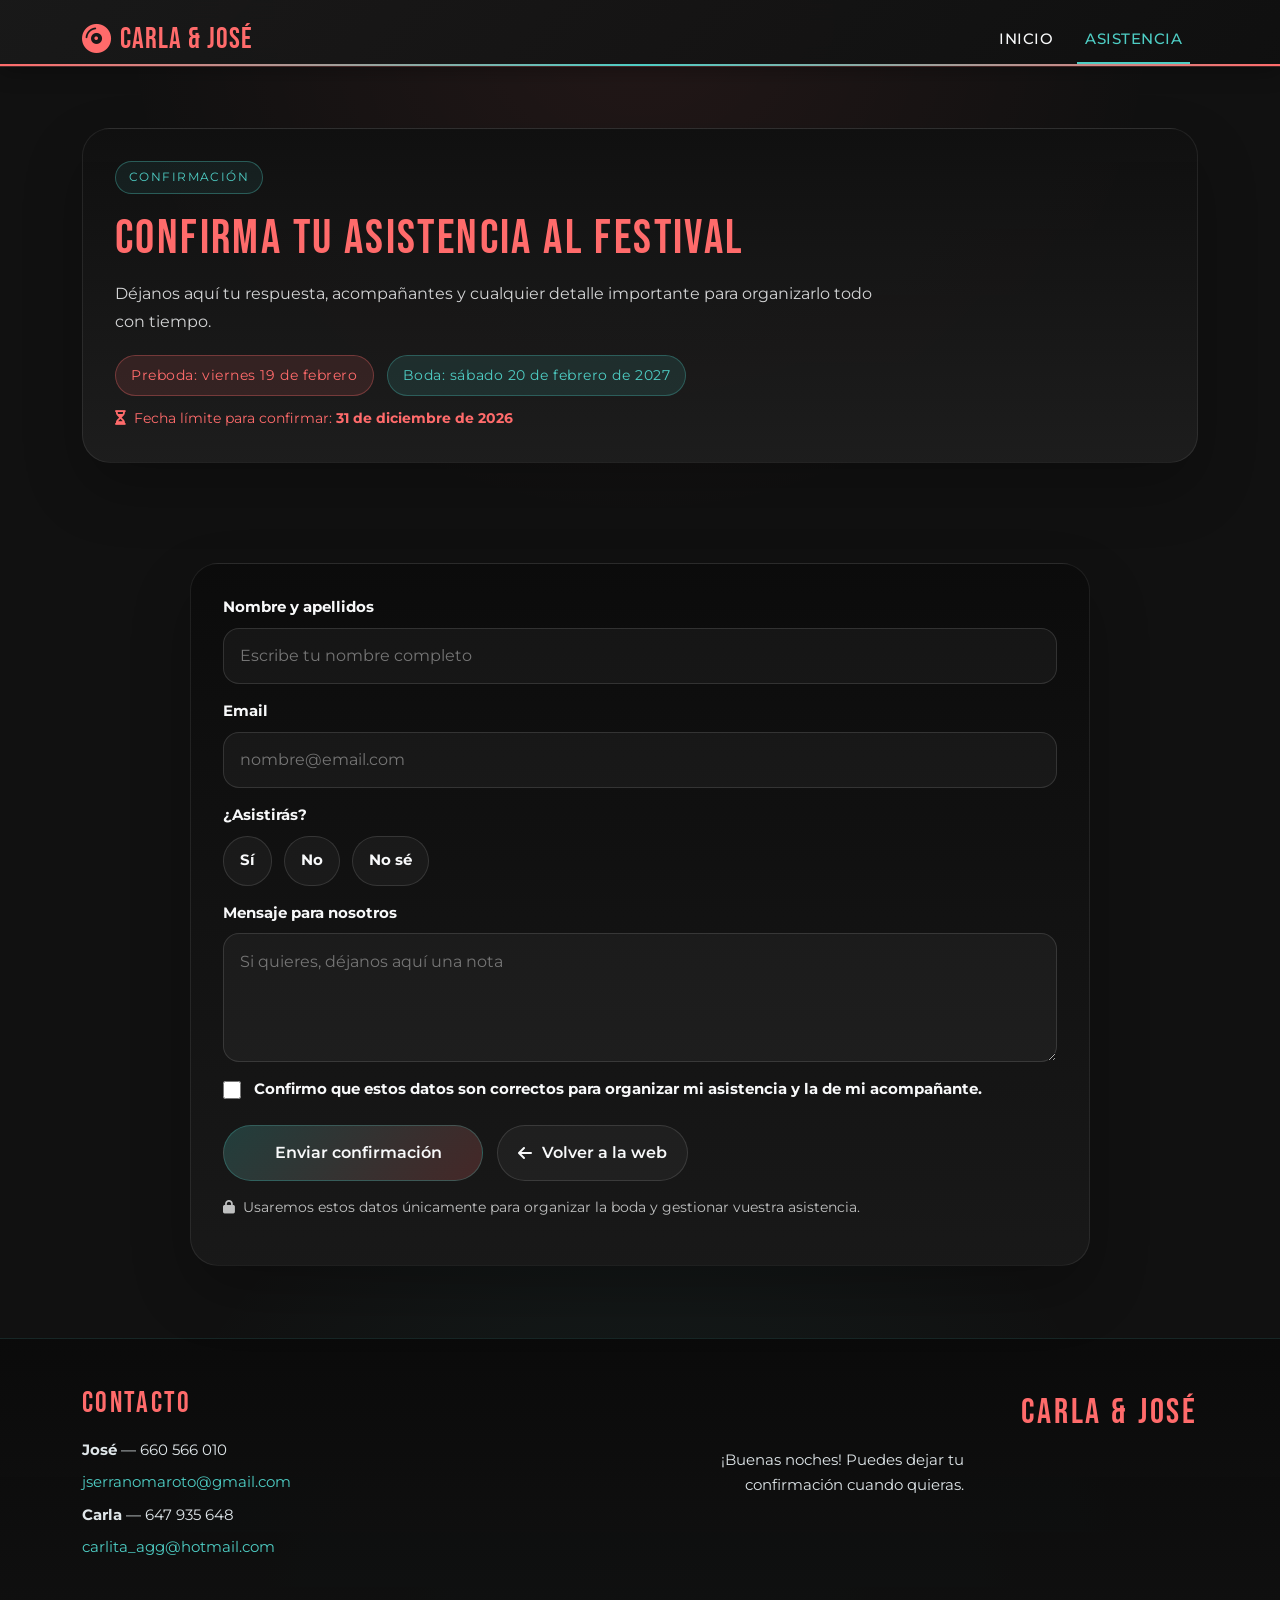
<file: rsvp.html>
<!DOCTYPE html>
<html lang="es">
<head>
    <meta charset="UTF-8">
    <meta name="viewport" content="width=device-width, initial-scale=1.0">
    <title>RSVP | Carla & José</title>
    <link href="https://cdn.jsdelivr.net/npm/bootstrap@5.3.0/dist/css/bootstrap.min.css" rel="stylesheet">
    <link href="https://fonts.googleapis.com/css2?family=Montserrat:wght@300;400;700&family=Bebas+Neue&display=swap" rel="stylesheet">
    <link rel="stylesheet" href="https://cdnjs.cloudflare.com/ajax/libs/font-awesome/6.0.0/css/all.min.css">
    <link rel="stylesheet" href="styles.css">
</head>
<body class="rsvp-page-body">
    <nav class="navbar navbar-expand-lg navbar-dark fixed-top navbar-modern">
        <div class="container">
            <a class="navbar-brand" href="index.html#inicio"><i class="fas fa-compact-disc me-2 brand-icon"></i><span class="brand-text">Carla & José</span></a>
            <button class="navbar-toggler" type="button" data-bs-toggle="collapse" data-bs-target="#navbarNavRsvp" aria-controls="navbarNavRsvp" aria-expanded="false" aria-label="Abrir o cerrar navegación">
                <span class="navbar-toggler-icon"></span>
            </button>
            <div class="collapse navbar-collapse" id="navbarNavRsvp">
                <ul class="navbar-nav ms-auto nav-menu">
                    <li class="nav-item"><a class="nav-link nav-link-modern" href="index.html#inicio">Inicio</a></li>
                    <li class="nav-item"><a class="nav-link nav-link-modern active" href="#rsvp-form">Asistencia</a></li>
                </ul>
            </div>
        </div>
        <div class="navbar-bottom-line"></div>
    </nav>

    <main class="rsvp-page-main">
        <section class="rsvp-page-hero">
            <div class="container">
                <div class="rsvp-page-hero-card">
                    <div class="rsvp-kicker">Confirmación</div>
                    <h1 class="rsvp-page-title">Confirma tu asistencia al festival</h1>
                    <p class="rsvp-page-copy">Déjanos aquí tu respuesta, acompañantes y cualquier detalle importante para organizarlo todo con tiempo.</p>
                    <div class="rsvp-page-badges">
                        <span class="rsvp-status-pill">Preboda: viernes 19 de febrero</span>
                        <span class="rsvp-date-chip">Boda: sábado 20 de febrero de 2027</span>
                    </div>
                    <p class="rsvp-deadline"><i class="fas fa-hourglass-half me-2"></i>Fecha límite para confirmar: <strong>31 de diciembre de 2026</strong></p>
                </div>
            </div>
        </section>

        <section id="rsvp-form" class="rsvp-form-section pb-5">
            <div class="container">
                <div class="rsvp-form-layout rsvp-form-layout-single">
                    <div class="rsvp-form-panel">
                        <form id="wedding-rsvp-form" novalidate>
                            <div class="rsvp-form-grid">
                                <div class="form-field form-field-full">
                                    <label for="fullName">Nombre y apellidos</label>
                                    <input id="fullName" name="fullName" type="text" placeholder="Escribe tu nombre completo" required>
                                </div>

                                <div class="form-field form-field-full">
                                    <label for="email">Email</label>
                                    <input id="email" name="email" type="email" placeholder="nombre@email.com">
                                </div>

                                <div class="form-field form-field-full">
                                    <label>¿Asistirás?</label>
                                    <div class="choice-grid" data-choice-group="attendance">
                                        <label class="choice-pill">
                                            <input type="radio" name="attendance" value="Sí" required>
                                            <span>Sí</span>
                                        </label>
                                        <label class="choice-pill">
                                            <input type="radio" name="attendance" value="No">
                                            <span>No</span>
                                        </label>
                                        <label class="choice-pill">
                                            <input type="radio" name="attendance" value="No sé">
                                            <span>No sé</span>
                                        </label>
                                    </div>
                                </div>

                                <div class="form-field form-field-full attendance-conditional">
                                    <label>¿Vendrás también a la preboda del viernes?</label>
                                    <div class="choice-grid" data-choice-group="prebodaAttendance">
                                        <label class="choice-pill">
                                            <input type="radio" name="prebodaAttendance" value="Sí, iré también a la preboda">
                                            <span>Sí</span>
                                        </label>
                                        <label class="choice-pill">
                                            <input type="radio" name="prebodaAttendance" value="No, solo iré a la boda">
                                            <span>No</span>
                                        </label>
                                        <label class="choice-pill">
                                            <input type="radio" name="prebodaAttendance" value="Aún no lo sé">
                                            <span>Aún no lo sé</span>
                                        </label>
                                    </div>
                                </div>

                                <div class="form-field attendance-conditional">
                                    <label for="menuType">Preferencia de menú</label>
                                    <select id="menuType" name="menuType">
                                        <option value="Sin preferencias especiales">Sin preferencias especiales</option>
                                        <option value="Vegetariano">Vegetariano</option>
                                        <option value="Vegano">Vegano</option>
                                    </select>
                                </div>

                                <div id="main-course-field" class="form-field form-field-full attendance-conditional">
                                    <label>Plato principal</label>
                                    <div class="choice-grid" data-choice-group="mainCourse">
                                        <label class="choice-pill">
                                            <input type="radio" name="mainCourse" value="Cochinillo al horno de leña">
                                            <span>Cochinillo al horno de leña</span>
                                        </label>
                                        <label class="choice-pill">
                                            <input type="radio" name="mainCourse" value="Cordero al horno de leña">
                                            <span>Cordero al horno de leña</span>
                                        </label>
                                        <label class="choice-pill">
                                            <input type="radio" name="mainCourse" value="Pescado">
                                            <span>Pescado</span>
                                        </label>
                                    </div>
                                </div>

                                <div class="form-field form-field-full attendance-conditional">
                                    <label>Alergias e intolerancias</label>
                                    <div class="choice-grid dietary-options">
                                        <label class="choice-pill">
                                            <input type="checkbox" name="allergyOptions" value="Sin gluten">
                                            <span>Sin gluten</span>
                                        </label>
                                        <label class="choice-pill">
                                            <input type="checkbox" name="allergyOptions" value="Sin lactosa">
                                            <span>Sin lactosa</span>
                                        </label>
                                    </div>
                                    <label class="dietary-details-label" for="allergies">Otras alergias, intolerancias o detalles</label>
                                    <textarea id="allergies" name="allergies" rows="2" placeholder="Déjalo vacío si no tienes ninguna más"></textarea>
                                </div>

                                <div class="form-field form-field-full attendance-conditional">
                                    <label>¿Vienes con acompañante?</label>
                                    <div class="choice-grid" data-choice-group="hasCompanion">
                                        <label class="choice-pill">
                                            <input type="radio" name="hasCompanion" value="Sí">
                                            <span>Sí</span>
                                        </label>
                                        <label class="choice-pill">
                                            <input type="radio" name="hasCompanion" value="No">
                                            <span>No</span>
                                        </label>
                                    </div>
                                </div>

                                <div id="companion-details" class="form-field form-field-full attendance-conditional hidden-field companions-wrapper">
                                    <div class="companion-grid">
                                        <div class="form-field">
                                            <label for="companionName">Nombre del acompañante</label>
                                            <input id="companionName" name="companionName" type="text" placeholder="Nombre del acompañante">
                                        </div>
                                        <div class="form-field form-field-full">
                                            <label>¿Vendrá también a la preboda del viernes?</label>
                                            <div class="choice-grid" data-choice-group="companionPrebodaAttendance">
                                                <label class="choice-pill">
                                                    <input type="radio" name="companionPrebodaAttendance" value="Sí, irá también a la preboda">
                                                    <span>Sí</span>
                                                </label>
                                                <label class="choice-pill">
                                                    <input type="radio" name="companionPrebodaAttendance" value="No, solo irá a la boda">
                                                    <span>No</span>
                                                </label>
                                                <label class="choice-pill">
                                                    <input type="radio" name="companionPrebodaAttendance" value="Aún no lo sabe">
                                                    <span>Aún no lo sabe</span>
                                                </label>
                                            </div>
                                        </div>
                                        <div class="form-field">
                                            <label for="companionMenu">Preferencia de menú del acompañante</label>
                                            <select id="companionMenu" name="companionMenu">
                                                <option value="Sin preferencias especiales">Sin preferencias especiales</option>
                                                <option value="Vegetariano">Vegetariano</option>
                                                <option value="Vegano">Vegano</option>
                                            </select>
                                        </div>
                                        <div id="companion-main-course-field" class="form-field form-field-full">
                                            <label>Plato principal del acompañante</label>
                                            <div class="choice-grid" data-choice-group="companionMainCourse">
                                                <label class="choice-pill">
                                                    <input type="radio" name="companionMainCourse" value="Cochinillo al horno de leña">
                                                    <span>Cochinillo al horno de leña</span>
                                                </label>
                                                <label class="choice-pill">
                                                    <input type="radio" name="companionMainCourse" value="Cordero al horno de leña">
                                                    <span>Cordero al horno de leña</span>
                                                </label>
                                                <label class="choice-pill">
                                                    <input type="radio" name="companionMainCourse" value="Pescado">
                                                    <span>Pescado</span>
                                                </label>
                                            </div>
                                        </div>
                                        <div class="form-field form-field-full">
                                            <label>Alergias e intolerancias del acompañante</label>
                                            <div class="choice-grid dietary-options">
                                                <label class="choice-pill">
                                                    <input type="checkbox" name="companionAllergyOptions" value="Sin gluten">
                                                    <span>Sin gluten</span>
                                                </label>
                                                <label class="choice-pill">
                                                    <input type="checkbox" name="companionAllergyOptions" value="Sin lactosa">
                                                    <span>Sin lactosa</span>
                                                </label>
                                            </div>
                                            <label class="dietary-details-label" for="companionAllergies">Otras alergias, intolerancias o detalles</label>
                                            <textarea id="companionAllergies" name="companionAllergies" rows="2" placeholder="Déjalo vacío si no tiene ninguna más"></textarea>
                                        </div>
                                    </div>
                                </div>

                                <div class="form-field form-field-full">
                                    <label for="message">Mensaje para nosotros</label>
                                    <textarea id="message" name="message" rows="4" placeholder="Si quieres, déjanos aquí una nota"></textarea>
                                </div>

                                <div class="form-field form-field-full">
                                    <label class="checkbox-line">
                                        <input id="consent" name="consent" type="checkbox" required>
                                        <span>Confirmo que estos datos son correctos para organizar mi asistencia y la de mi acompañante.</span>
                                    </label>
                                </div>
                            </div>

                            <div class="rsvp-form-actions">
                                <button type="submit" class="rsvp-action-button rsvp-action-primary rsvp-submit-button">
                                    <i class="fas fa-sparkles"></i>
                                    <span>Enviar confirmación</span>
                                </button>
                                <a class="rsvp-action-button" href="index.html#asistencia">
                                    <i class="fas fa-arrow-left"></i>
                                    <span>Volver a la web</span>
                                </a>
                            </div>
                            <p class="rsvp-privacy-note"><i class="fas fa-lock me-2"></i>Usaremos estos datos únicamente para organizar la boda y gestionar vuestra asistencia.</p>
                        </form>
                    </div>

                    <aside class="rsvp-side-panel">
                        <div id="rsvp-result" class="rsvp-card rsvp-result-card hidden-field" aria-live="polite">
                            <div class="rsvp-kicker">Resumen</div>
                            <h2 class="rsvp-title">Resumen de tu respuesta</h2>
                            <p class="rsvp-copy">Comprueba los datos de tu respuesta y consulta aquí el estado del envío.</p>
                            <div id="rsvp-summary" class="rsvp-summary"></div>
                            <div class="rsvp-actions">
                                <button id="rsvp-copy" type="button" class="rsvp-action-button">
                                    <i class="fas fa-copy"></i>
                                    <span>Copiar resumen</span>
                                </button>
                            </div>
                            <p id="rsvp-save-status" class="rsvp-copy"></p>
                        </div>
                    </aside>
                </div>
            </div>
        </section>
    </main>

    <footer id="site-footer" class="footer py-5">
        <div class="container">
            <div class="footer-grid">
                <div class="footer-contact">
                    <h3 class="footer-title">Contacto</h3>
                    <div class="contact-info">
                        <p><strong>José</strong> — 660 566 010</p>
                        <p><a href="mailto:jserranomaroto@gmail.com" class="contact-link">jserranomaroto@gmail.com</a></p>
                        <p class="mt-2"><strong>Carla</strong> — 647 935 648</p>
                        <p><a href="mailto:carlita_agg@hotmail.com" class="contact-link">carlita_agg@hotmail.com</a></p>
                    </div>
                </div>
                <div class="footer-meta">
                    <p class="footer-brand">Carla & José</p>
                    <p id="footer-message" class="footer-message">Preparando el festival...</p>
                </div>
            </div>
        </div>
    </footer>

    <script src="https://cdn.jsdelivr.net/npm/bootstrap@5.3.0/dist/js/bootstrap.bundle.min.js"></script>
    <script>
        document.addEventListener('DOMContentLoaded', () => {
            const googleScriptUrl = 'https://script.google.com/macros/s/AKfycbycvGft4CJ5fWfR3pmtg8W5Q4AWck8fwi9aQsYoKtBEOK80-gjoZwMZlRN2gSV1t664/exec';
            const footerMessage = document.getElementById('footer-message');
            const now = new Date();
            if (footerMessage) {
                const hour = now.getHours();
                footerMessage.textContent = hour < 12
                    ? '¡Buenos días! Ya puedes confirmar tu asistencia.'
                    : hour < 18
                        ? '¡Buenas tardes! Cuéntanos si te veremos en el festival.'
                        : '¡Buenas noches! Puedes dejar tu confirmación cuando quieras.';
            }

            const form = document.getElementById('wedding-rsvp-form');
            const attendanceInputs = document.querySelectorAll('input[name="attendance"]');
            const prebodaInputs = document.querySelectorAll('input[name="prebodaAttendance"]');
            const companionInputs = document.querySelectorAll('input[name="hasCompanion"]');
            const companionPrebodaInputs = document.querySelectorAll('input[name="companionPrebodaAttendance"]');
            const mainCourseInputs = document.querySelectorAll('input[name="mainCourse"]');
            const companionMainCourseInputs = document.querySelectorAll('input[name="companionMainCourse"]');
            const allergyOptionInputs = document.querySelectorAll('input[name="allergyOptions"]');
            const companionAllergyOptionInputs = document.querySelectorAll('input[name="companionAllergyOptions"]');
            const companionDetails = document.getElementById('companion-details');
            const mainCourseField = document.getElementById('main-course-field');
            const companionMainCourseField = document.getElementById('companion-main-course-field');
            const menuType = document.getElementById('menuType');
            const companionMenu = document.getElementById('companionMenu');
            const resultCard = document.getElementById('rsvp-result');
            const summaryBox = document.getElementById('rsvp-summary');
            const saveStatus = document.getElementById('rsvp-save-status');
            const copyButton = document.getElementById('rsvp-copy');
            const conditionalFields = document.querySelectorAll('.attendance-conditional');
            const submitButton = form.querySelector('button[type="submit"]');
            const submitButtonLabel = submitButton.querySelector('span');
            const setGroupRequired = (inputs, required) => {
                if (inputs.length) {
                    inputs[0].required = required;
                }
            };

            const toggleMainCourseField = () => {
                const isAttending = document.querySelector('input[name="attendance"]:checked')?.value === 'Sí';
                const showMainCourse = isAttending && menuType.value === 'Sin preferencias especiales';
                mainCourseField.classList.toggle('hidden-field', !showMainCourse);
                setGroupRequired(mainCourseInputs, showMainCourse);
                if (!showMainCourse) {
                    mainCourseInputs.forEach((input) => {
                        input.checked = false;
                    });
                }
            };

            const toggleCompanionMainCourseField = () => {
                const isAttendingWithCompanion = document.querySelector('input[name="attendance"]:checked')?.value === 'Sí'
                    && document.querySelector('input[name="hasCompanion"]:checked')?.value === 'Sí';
                const showMainCourse = isAttendingWithCompanion && companionMenu.value === 'Sin preferencias especiales';
                companionMainCourseField.classList.toggle('hidden-field', !showMainCourse);
                setGroupRequired(companionMainCourseInputs, showMainCourse);
                if (!showMainCourse) {
                    companionMainCourseInputs.forEach((input) => {
                        input.checked = false;
                    });
                }
            };

            const toggleAttendanceFields = () => {
                const selected = document.querySelector('input[name="attendance"]:checked');
                const isAttending = selected && selected.value === 'Sí';
                setGroupRequired(prebodaInputs, Boolean(isAttending));
                setGroupRequired(companionInputs, Boolean(isAttending));
                conditionalFields.forEach((field) => {
                    if (field === companionDetails) {
                        return;
                    }
                    field.classList.toggle('hidden-field', !isAttending);
                });
                toggleMainCourseField();
                if (!isAttending) {
                    companionDetails.classList.add('hidden-field');
                    toggleCompanionFields();
                    return;
                }
                toggleCompanionFields();
            };

            const toggleCompanionFields = () => {
                const selected = document.querySelector('input[name="hasCompanion"]:checked');
                const isAttending = document.querySelector('input[name="attendance"]:checked')?.value === 'Sí';
                const hasCompanion = isAttending && selected && selected.value === 'Sí';
                companionDetails.classList.toggle('hidden-field', !hasCompanion);
                setGroupRequired(companionPrebodaInputs, Boolean(hasCompanion));
                document.getElementById('companionName').required = Boolean(hasCompanion);
                if (!hasCompanion) {
                    document.getElementById('companionName').value = '';
                    companionPrebodaInputs.forEach((input) => {
                        input.checked = false;
                    });
                    companionMainCourseInputs.forEach((input) => {
                        input.checked = false;
                    });
                    companionAllergyOptionInputs.forEach((input) => {
                        input.checked = false;
                    });
                    document.getElementById('companionMenu').value = 'Sin preferencias especiales';
                    document.getElementById('companionAllergies').value = '';
                }
                toggleCompanionMainCourseField();
            };

            attendanceInputs.forEach((input) => {
                input.addEventListener('change', toggleAttendanceFields);
            });

            companionInputs.forEach((input) => {
                input.addEventListener('change', toggleCompanionFields);
            });

            menuType.addEventListener('change', toggleMainCourseField);
            companionMenu.addEventListener('change', toggleCompanionMainCourseField);

            const getSelectedOptions = (inputs) => [...inputs]
                .filter((input) => input.checked)
                .map((input) => input.value);

            const formatAllergies = (options, details) => [
                options.join(', '),
                details.trim()
            ].filter(Boolean).join('. ');

            const formatMainCourseSummary = (isApplicable, menu, course) => {
                if (!isApplicable) {
                    return 'No aplica';
                }
                if (course) {
                    return course;
                }
                return ['Vegetariano', 'Vegano'].includes(menu)
                    ? `No aplica (menú ${menu.toLowerCase()})`
                    : 'Sin indicar';
            };

            const formatSummary = (data) => {
                return [
                    `Nombre: ${data.fullName}`,
                    `Email: ${data.email || 'No indicado'}`,
                    `Asistencia: ${data.attendance}`,
                    `Preboda: ${data.prebodaAttendance || 'Sin responder'}`,
                    `Plato principal: ${formatMainCourseSummary(data.attendance === 'Sí', data.menu, data.mainCourse)}`,
                    `Acompañante: ${data.hasCompanion}`,
                    `Nombre acompañante: ${data.companionName || 'No aplica'}`,
                    `Preboda acompañante: ${data.companionPrebodaAttendance || 'No aplica'}`,
                    `Plato principal acompañante: ${formatMainCourseSummary(data.hasCompanion === 'Sí', data.companionMenu, data.companionMainCourse)}`,
                    `Menú: ${data.menu}`,
                    `Alergias: ${data.allergies || 'Sin observaciones'}`,
                    `Menú acompañante: ${data.companionMenu || 'No aplica'}`,
                    `Alergias acompañante: ${data.companionAllergies || 'No aplica'}`,
                    `Mensaje: ${data.message || 'Sin mensaje adicional'}`
                ].join('\n');
            };

            const renderSummary = (data) => {
                const summaryItems = [
                    ['Nombre', data.fullName],
                    ['Asistencia', data.attendance],
                    ['Preboda', data.prebodaAttendance || 'Sin responder'],
                    ['Plato principal', formatMainCourseSummary(data.attendance === 'Sí', data.menu, data.mainCourse)],
                    ['Email', data.email || 'No indicado'],
                    ['Menú', data.menu],
                    ['Alergias e intolerancias', data.allergies || 'Sin observaciones'],
                    ['Acompañante', data.hasCompanion]
                ];

                if (data.hasCompanion === 'Sí') {
                    summaryItems.push(
                        ['Nombre del acompañante', data.companionName || 'Sin indicar'],
                        ['Preboda del acompañante', data.companionPrebodaAttendance || 'Sin responder'],
                        ['Plato principal del acompañante', formatMainCourseSummary(true, data.companionMenu, data.companionMainCourse)],
                        ['Menú del acompañante', data.companionMenu || 'Sin preferencias especiales'],
                        ['Alergias e intolerancias del acompañante', data.companionAllergies || 'Sin observaciones']
                    );
                }

                if (data.message) {
                    summaryItems.push(['Mensaje', data.message]);
                }

                summaryBox.replaceChildren(...summaryItems.map(([label, value]) => {
                    const item = document.createElement('div');
                    const itemLabel = document.createElement('span');
                    const itemValue = document.createElement('strong');
                    item.className = 'rsvp-summary-item';
                    itemLabel.textContent = label;
                    itemValue.textContent = value;
                    item.append(itemLabel, itemValue);
                    return item;
                }));
            };

            const buildSheetPayload = (data) => {
                return {
                    nombreCompleto: data.fullName,
                    email: data.email,
                    asistencia: data.attendance,
                    asistenciaPreboda: data.prebodaAttendance,
                    platoPrincipal: data.mainCourse,
                    menu: data.menu,
                    alergias: data.allergies,
                    vieneConAcompanante: data.hasCompanion,
                    nombreAcompanante: data.companionName,
                    asistenciaPrebodaAcompanante: data.companionPrebodaAttendance,
                    platoPrincipalAcompanante: data.companionMainCourse,
                    menuAcompanante: data.companionMenu,
                    alergiasAcompanante: data.companionAllergies,
                    mensaje: data.message
                };
            };

            const postToGoogleSheet = (payload) => {
                return new Promise((resolve, reject) => {
                    const iframeName = `rsvp-submit-${Date.now()}`;
                    const iframe = document.createElement('iframe');
                    const submitForm = document.createElement('form');
                    let loadCount = 0;

                    iframe.name = iframeName;
                    iframe.style.display = 'none';

                    submitForm.method = 'POST';
                    submitForm.action = googleScriptUrl;
                    submitForm.target = iframeName;
                    submitForm.style.display = 'none';

                    Object.entries(payload).forEach(([key, value]) => {
                        const input = document.createElement('input');
                        input.type = 'hidden';
                        input.name = key;
                        input.value = value || '';
                        submitForm.appendChild(input);
                    });

                    const cleanup = () => {
                        iframe.remove();
                        submitForm.remove();
                    };

                    const timeoutId = window.setTimeout(() => {
                        cleanup();
                        reject(new Error('Tiempo de espera agotado al guardar en Google Sheets.'));
                    }, 12000);

                    iframe.addEventListener('load', () => {
                        loadCount += 1;
                        if (loadCount < 2) {
                            return;
                        }
                        window.clearTimeout(timeoutId);
                        cleanup();
                        resolve();
                    });

                    document.body.appendChild(iframe);
                    document.body.appendChild(submitForm);
                    submitForm.submit();
                });
            };

            form.addEventListener('submit', async (event) => {
                event.preventDefault();
                if (!form.checkValidity()) {
                    form.reportValidity();
                    return;
                }

                const attendance = document.querySelector('input[name="attendance"]:checked')?.value || 'Sin responder';
                const isAttending = attendance === 'Sí';
                const prebodaAttendance = isAttending
                    ? document.querySelector('input[name="prebodaAttendance"]:checked')?.value || ''
                    : '';
                const hasCompanion = document.querySelector('input[name="hasCompanion"]:checked')?.value || 'No';
                const companionPrebodaAttendance = hasCompanion === 'Sí'
                    ? document.querySelector('input[name="companionPrebodaAttendance"]:checked')?.value || ''
                    : '';
                const mainCourse = isAttending && menuType.value === 'Sin preferencias especiales'
                    ? document.querySelector('input[name="mainCourse"]:checked')?.value || ''
                    : '';
                const companionMainCourse = hasCompanion === 'Sí' && companionMenu.value === 'Sin preferencias especiales'
                    ? document.querySelector('input[name="companionMainCourse"]:checked')?.value || ''
                    : '';
                const allergyOptions = getSelectedOptions(allergyOptionInputs);
                const allergiesDetails = document.getElementById('allergies').value.trim();
                const companionAllergyOptions = hasCompanion === 'Sí'
                    ? getSelectedOptions(companionAllergyOptionInputs)
                    : [];
                const companionAllergiesDetails = hasCompanion === 'Sí'
                    ? document.getElementById('companionAllergies').value.trim()
                    : '';

                const formData = {
                    fullName: document.getElementById('fullName').value.trim(),
                    email: document.getElementById('email').value.trim(),
                    attendance,
                    prebodaAttendance,
                    mainCourse,
                    hasCompanion,
                    companionName: document.getElementById('companionName').value.trim(),
                    companionPrebodaAttendance: hasCompanion === 'Sí' ? companionPrebodaAttendance : '',
                    companionMainCourse,
                    menu: menuType.value,
                    allergyOptions,
                    allergiesDetails,
                    allergies: formatAllergies(allergyOptions, allergiesDetails),
                    companionMenu: document.getElementById('companionMenu').value,
                    companionAllergyOptions,
                    companionAllergiesDetails,
                    companionAllergies: formatAllergies(companionAllergyOptions, companionAllergiesDetails),
                    message: document.getElementById('message').value.trim()
                };

                const summaryText = formatSummary(formData);
                renderSummary(formData);
                resultCard.classList.remove('hidden-field');
                resultCard.scrollIntoView({ behavior: 'smooth', block: 'start' });

                submitButton.disabled = true;
                submitButtonLabel.textContent = 'Enviando...';
                saveStatus.textContent = 'Estamos enviando tu respuesta...';

                try {
                    const payload = buildSheetPayload(formData);
                    await postToGoogleSheet(payload);

                    localStorage.setItem('carla-jose-rsvp-draft', JSON.stringify(formData));
                    saveStatus.textContent = 'Hemos enviado tu respuesta. ¡Gracias por confirmar!';
                    submitButtonLabel.textContent = 'Enviado';
                } catch (error) {
                    console.error('No se pudo guardar el RSVP', error);
                    saveStatus.textContent = 'No hemos podido enviar tu respuesta ahora mismo. Vuelve a intentarlo en unos segundos.';
                    submitButtonLabel.textContent = 'Reintentar envío';
                } finally {
                    submitButton.disabled = false;
                }
            });

            copyButton.addEventListener('click', async () => {
                const text = summaryBox.innerText.trim();
                if (!text) {
                    return;
                }
                try {
                    await navigator.clipboard.writeText(text);
                    copyButton.querySelector('span').textContent = 'Resumen copiado';
                    setTimeout(() => {
                        copyButton.querySelector('span').textContent = 'Copiar resumen';
                    }, 1500);
                } catch (error) {
                    copyButton.querySelector('span').textContent = 'No se pudo copiar';
                }
            });

            const savedDraft = localStorage.getItem('carla-jose-rsvp-draft');
            if (savedDraft) {
                try {
                    const data = JSON.parse(savedDraft);
                    document.getElementById('fullName').value = data.fullName || '';
                    document.getElementById('email').value = data.email || '';
                    const validMenus = ['Sin preferencias especiales', 'Vegetariano', 'Vegano'];
                    const previousMenu = data.menu || 'Sin preferencias especiales';
                    menuType.value = validMenus.includes(previousMenu) ? previousMenu : 'Sin preferencias especiales';
                    const legacyAllergyOptions = ['Sin gluten', 'Sin lactosa'].includes(previousMenu) ? [previousMenu] : [];
                    const savedAllergyOptions = Array.isArray(data.allergyOptions) ? data.allergyOptions : legacyAllergyOptions;
                    allergyOptionInputs.forEach((input) => {
                        input.checked = savedAllergyOptions.includes(input.value);
                    });
                    const legacyMenuDetails = !validMenus.includes(previousMenu) && !legacyAllergyOptions.length && previousMenu !== 'Otro'
                        ? previousMenu
                        : '';
                    document.getElementById('allergies').value = data.allergiesDetails || [legacyMenuDetails, data.allergies].filter(Boolean).join('. ');
                    document.getElementById('message').value = data.message || '';
                    const attendanceInput = [...attendanceInputs].find((input) => input.value === data.attendance);
                    if (attendanceInput) {
                        attendanceInput.checked = true;
                    }
                    const prebodaInput = [...prebodaInputs].find((input) => input.value === data.prebodaAttendance);
                    if (prebodaInput) {
                        prebodaInput.checked = true;
                    }
                    const mainCourseInput = [...mainCourseInputs].find((input) => input.value === data.mainCourse);
                    if (mainCourseInput) {
                        mainCourseInput.checked = true;
                    }
                    const companionInput = [...companionInputs].find((input) => input.value === data.hasCompanion);
                    if (companionInput) {
                        companionInput.checked = true;
                    }
                    if (data.hasCompanion === 'Sí') {
                        document.getElementById('companionName').value = data.companionName || '';
                        const companionPrebodaInput = [...companionPrebodaInputs].find((input) => input.value === data.companionPrebodaAttendance);
                        if (companionPrebodaInput) {
                            companionPrebodaInput.checked = true;
                        }
                        const companionMainCourseInput = [...companionMainCourseInputs].find((input) => input.value === data.companionMainCourse);
                        if (companionMainCourseInput) {
                            companionMainCourseInput.checked = true;
                        }
                        const previousCompanionMenu = data.companionMenu || 'Sin preferencias especiales';
                        document.getElementById('companionMenu').value = validMenus.includes(previousCompanionMenu)
                            ? previousCompanionMenu
                            : 'Sin preferencias especiales';
                        const legacyCompanionOptions = ['Sin gluten', 'Sin lactosa'].includes(previousCompanionMenu)
                            ? [previousCompanionMenu]
                            : [];
                        const savedCompanionOptions = Array.isArray(data.companionAllergyOptions)
                            ? data.companionAllergyOptions
                            : legacyCompanionOptions;
                        companionAllergyOptionInputs.forEach((input) => {
                            input.checked = savedCompanionOptions.includes(input.value);
                        });
                        const legacyCompanionDetails = !validMenus.includes(previousCompanionMenu)
                            && !legacyCompanionOptions.length
                            && previousCompanionMenu !== 'Otro'
                            ? previousCompanionMenu
                            : '';
                        document.getElementById('companionAllergies').value = data.companionAllergiesDetails
                            || [legacyCompanionDetails, data.companionAllergies].filter(Boolean).join('. ');
                    }
                } catch (error) {
                    console.log('No se pudo recuperar el borrador RSVP', error);
                }
            }

            toggleAttendanceFields();
            toggleCompanionFields();
        });
    </script>
</body>
</html>
</file>
<file: styles.css>
html,
body {
    overflow-x: hidden;
    width: 100%;
    max-width: 100%;
    margin: 0;
    padding: 0;
}

html {
    scroll-padding-top: 72px;
}

body {
    font-family: 'Montserrat', sans-serif;
    background-color: #1a1a1a;
    color: #f8f9fa;
}

* {
    box-sizing: border-box;
}

.hero {
    background-image: 
        radial-gradient(circle at 20% 80%, rgba(255, 107, 107, 0.1) 0%, transparent 50%),
        radial-gradient(circle at 80% 20%, rgba(78, 205, 196, 0.1) 0%, transparent 50%),
        url('assets/images/fondoVertical.png');
    background-position: center;
    background-size: cover;
    min-height: auto;
    position: relative;
    background-blend-mode: overlay;
    background-color: rgba(0, 0, 0, 0.6);
    padding-top: 100px;
    padding-bottom: 40px;
    overflow-x: hidden;
}

.hero .container {
    position: relative;
    z-index: 1;
    width: 100%;
    max-width: 100%;
    padding: 0 15px;
    margin: 0 auto;
    display: flex;
    flex-direction: column;
    align-items: center;
}

.hero-cta-button {
    display: inline-flex;
    align-items: center;
    gap: 0.6rem;
    padding: 0.85rem 1.8rem;
    border-radius: 999px;
    background: linear-gradient(90deg, #ff6b6b, #4ecdc4);
    color: #1a1a1a;
    font-family: 'Bebas Neue', cursive;
    font-size: 1.15rem;
    letter-spacing: 0.06em;
    text-transform: uppercase;
    text-decoration: none;
    box-shadow: 0 16px 40px rgba(255, 107, 107, 0.25);
    transition: transform 0.25s ease, box-shadow 0.25s ease;
}

.hero-cta-button:hover,
.hero-cta-button:focus {
    color: #1a1a1a;
    transform: translateY(-3px);
    box-shadow: 0 20px 50px rgba(78, 205, 196, 0.35);
}

.section-kicker {
    display: inline-flex;
    margin: 0 auto 1rem;
    padding: 0.4rem 0.9rem;
    border-radius: 999px;
    border: 1px solid rgba(78, 205, 196, 0.35);
    background: rgba(78, 205, 196, 0.08);
    color: #4ecdc4;
    font-size: 0.76rem;
    letter-spacing: 0.12em;
    text-transform: uppercase;
}

.entrada-screen {
    position: fixed;
    inset: 0;
    z-index: 1100;
    background: radial-gradient(circle at top, rgba(255, 107, 107, 0.15), transparent 45%),
        radial-gradient(circle at bottom, rgba(78, 205, 196, 0.15), transparent 40%),
        linear-gradient(180deg, rgba(0,0,0,0.88), rgba(0,0,0,0.95));
    display: flex;
    align-items: center;
    justify-content: center;
    padding: 1rem;
    transition: opacity 0.8s ease, transform 0.8s ease;
}

.entrada-card {
    position: relative;
    z-index: 1;
    background: rgba(0,0,0,0.5);
    border: 1px solid rgba(255,255,255,0.12);
    border-radius: 2rem;
    padding: 2rem;
    max-width: 680px;
    width: 100%;
    color: #fff;
    backdrop-filter: blur(14px);
    box-shadow: 0 30px 80px rgba(0,0,0,0.35);
}

.entrada-image-wrapper {
    max-width: 620px;
    margin: 0 auto;
    border-radius: 1.5rem;
    overflow: hidden;
    box-shadow: 0 24px 60px rgba(0,0,0,0.35);
    cursor: pointer;
    position: relative;
    transition: transform 0.25s ease, box-shadow 0.25s ease;
}

.entrada-image-wrapper:hover,
.entrada-image-wrapper:focus {
    transform: translateY(-3px);
    box-shadow: 0 28px 70px rgba(0,0,0,0.45);
}

.entrada-img {
    width: 100%;
    display: block;
    border-radius: 1.5rem;
}

.entrada-click-hint {
    position: absolute;
    inset: auto 0 1.5rem;
    margin: 0 auto;
    width: fit-content;
    left: 50%;
    transform: translateX(-50%);
    background: rgba(0,0,0,0.6);
    color: #fff;
    font-size: 0.95rem;
    padding: 0.55rem 1rem;
    border-radius: 999px;
    letter-spacing: 0.04em;
    backdrop-filter: blur(6px);
}

.entrada-note {
    font-size: 1.18rem;
    line-height: 1.45;
    max-width: 580px;
    margin: 1rem auto 0;
    color: rgba(248,248,250,0.82);
}

.footer {
    background: linear-gradient(180deg, rgba(10, 10, 10, 0.96), rgba(16, 16, 16, 0.98));
    border-top: 1px solid rgba(78, 205, 196, 0.12);
    color: #dfe6e9;
}

.footer-grid {
    display: grid;
    grid-template-columns: 1fr 1fr;
    gap: 3rem;
    align-items: start;
}

.footer-contact {
    text-align: left;
}

.footer-title {
    font-family: 'Bebas Neue', cursive;
    font-size: 1.8rem;
    color: #ff6b6b;
    margin-bottom: 1rem;
    letter-spacing: 0.08em;
}

.contact-info p {
    margin-bottom: 0.5rem;
    font-size: 0.95rem;
    line-height: 1.6;
}

.contact-link {
    color: #4ecdc4;
    text-decoration: none;
    transition: color 0.25s ease;
}

.contact-link:hover {
    color: #ff6b6b;
    text-decoration: underline;
}

.footer-meta {
    text-align: right;
}

.footer-brand {
    font-family: 'Bebas Neue', cursive;
    font-size: 2.2rem;
    color: #ff6b6b;
    margin-bottom: 0.5rem;
    letter-spacing: 0.08em;
}

.footer-message {
    font-size: 0.95rem;
    line-height: 1.6;
    margin-bottom: 1rem;
    max-width: 300px;
}

.footer-bottom {
    display: flex;
    flex-wrap: wrap;
    align-items: center;
    justify-content: flex-end;
    gap: 0.65rem;
    font-size: 0.9rem;
    color: rgba(248,248,250,0.75);
}

.footer-dot {
    color: rgba(78,205,196,0.8);
}

@media (max-width: 768px) {
    .footer-grid {
        grid-template-columns: 1fr;
        gap: 2rem;
        text-align: center;
    }

    .footer-contact,
    .footer-meta {
        text-align: center;
    }

    .footer-message {
        margin-left: auto;
        margin-right: auto;
    }

    .footer-bottom {
        justify-content: center;
        width: 100%;
    }
}

@media (max-width: 576px) {
    .footer {
        padding-bottom: 6rem !important;
    }

    .footer-bottom {
        flex-direction: column;
        gap: 0.35rem;
        text-align: center;
    }

    .footer-dot {
        display: none;
    }
}

/* Audio Controls */
.audio-controls {
    position: fixed;
    bottom: 2rem;
    right: 2rem;
    z-index: 1000;
    display: flex;
    align-items: center;
    gap: 0.75rem;
    background: rgba(0,0,0,0.8);
    border: 1px solid rgba(78,205,196,0.3);
    border-radius: 2rem;
    padding: 0.75rem 1rem;
    backdrop-filter: blur(10px);
    box-shadow: 0 8px 25px rgba(0,0,0,0.3);
    transition: all 0.3s ease;
}

.audio-controls:hover {
    transform: translateY(-2px);
    box-shadow: 0 12px 35px rgba(0,0,0,0.4);
}

.audio-btn {
    background: none;
    border: none;
    color: #4ecdc4;
    font-size: 1.2rem;
    cursor: pointer;
    padding: 0.5rem;
    border-radius: 50%;
    transition: all 0.25s ease;
    display: flex;
    align-items: center;
    justify-content: center;
    width: 40px;
    height: 40px;
}

.audio-btn:hover {
    background: rgba(78,205,196,0.1);
    color: #ff6b6b;
    transform: scale(1.1);
}

.audio-btn.muted {
    color: rgba(248,248,250,0.5);
}

.audio-btn.muted:hover {
    color: rgba(248,248,250,0.7);
}

.audio-indicator {
    display: flex;
    align-items: center;
}

.audio-bars {
    display: flex;
    align-items: end;
    gap: 2px;
    height: 20px;
}

.bar {
    width: 3px;
    background: #4ecdc4;
    border-radius: 1px;
    animation: audio-wave 1.5s ease-in-out infinite;
}

.bar:nth-child(1) { animation-delay: 0s; }
.bar:nth-child(2) { animation-delay: 0.1s; }
.bar:nth-child(3) { animation-delay: 0.2s; }
.bar:nth-child(4) { animation-delay: 0.3s; }

.audio-controls.muted .bar {
    animation: none;
    opacity: 0.3;
}

@keyframes audio-wave {
    0%, 100% { height: 4px; }
    50% { height: 16px; }
}

@media (max-width: 576px) {
    .entrada-card {
        padding: 1.2rem;
        max-width: 96vw;
    }

    .entrada-image-wrapper {
        max-width: 100%;
    }

    .entrada-note {
        font-size: 1rem;
    }

    .audio-controls {
        bottom: 1rem;
        right: 1rem;
        padding: 0.5rem 0.75rem;
    }

    .audio-btn {
        font-size: 1rem;
        width: 35px;
        height: 35px;
    }

    .audio-bars {
        height: 16px;
    }

    .bar {
        width: 2px;
    }
}

.entrada-screen.fade-out {
    opacity: 0;
    transform: scale(0.98);
    pointer-events: none;
}

.entrada-screen.hide {
    display: none;
}
.entrada-screen.fade-out {
    opacity: 0;
    transform: scale(0.98);
    pointer-events: none;
}

.entrada-screen.hide {
    display: none;
}

.navbar-modern {
    background: linear-gradient(135deg, rgba(26, 26, 26, 0.95) 0%, rgba(16, 16, 16, 0.98) 100%);
    backdrop-filter: blur(10px);
    border-bottom: 1px solid rgba(255, 107, 107, 0.2);
    box-shadow: 0 4px 20px rgba(0, 0, 0, 0.3);
    padding: 0.8rem 0 0;
}

.navbar-modern .navbar-brand {
    font-family: 'Bebas Neue', cursive;
    font-size: 1.8rem;
    color: #ff6b6b !important;
    letter-spacing: 1px;
    transition: all 0.3s ease;
    display: flex;
    align-items: center;
}

.navbar-modern .navbar-brand:hover {
    color: #4ecdc4 !important;
    transform: scale(1.05);
}

.brand-icon {
    animation: icon-spin 3s linear infinite;
}

.navbar-modern .navbar-brand:hover .brand-icon {
    animation: icon-spin 1s linear infinite;
}

.brand-text {
    display: inline-block;
}

.nav-link-modern {
    color: #f8f9fa !important;
    font-family: 'Montserrat', sans-serif;
    font-weight: 500;
    font-size: 0.95rem;
    text-transform: uppercase;
    letter-spacing: 0.5px;
    margin: 0 0.5rem;
    position: relative;
    transition: color 0.3s ease;
}

.nav-link-modern::after {
    content: '';
    position: absolute;
    bottom: -5px;
    left: 0;
    width: 0;
    height: 2px;
    background: linear-gradient(90deg, #ff6b6b, #4ecdc4);
    transition: width 0.3s ease;
}

.nav-link-modern:hover {
    color: #4ecdc4 !important;
}

.nav-link-modern:hover::after {
    width: 100%;
}

.nav-link-modern.active {
    color: #4ecdc4 !important;
}

.nav-link-modern.active::after {
    width: 100%;
    background: #4ecdc4;
}

.navbar-bottom-line {
    position: absolute;
    bottom: 0;
    left: 0;
    right: 0;
    height: 2px;
    background: linear-gradient(90deg, #ff6b6b 0%, #4ecdc4 50%, #ff6b6b 100%);
}

.navbar-toggler {
    border-color: rgba(255, 107, 107, 0.5) !important;
    padding: 0.25rem 0.5rem;
}

.navbar-toggler:focus {
    box-shadow: 0 0 0 0.25rem rgba(255, 107, 107, 0.25);
}

.navbar-toggler-icon {
    background-image: url("data:image/svg+xml,%3csvg xmlns='http://www.w3.org/2000/svg' viewBox='0 0 30 30'%3e%3cpath stroke='%23ff6b6b' stroke-linecap='round' stroke-miterlimit='10' stroke-width='2' d='M4 7h22M4 15h22M4 23h22'/%3e%3c/svg%3e");
}

@keyframes icon-spin {
    from { transform: rotate(0deg); }
    to { transform: rotate(360deg); }
}

#countdown {
    font-family: 'Bebas Neue', cursive;
    color: #fff;
}

.countdown-grid {
    display: grid;
    grid-template-columns: repeat(4, 1fr);
    gap: 1rem;
    width: 100%;
    max-width: 700px;
    margin: 0 auto;
    padding: 0 15px;
    box-sizing: border-box;
}

.countdown-grid div {
    background: rgba(255, 107, 107, 0.1);
    border: 2px solid #ff6b6b;
    border-radius: 0;
    padding: 1rem;
    overflow: hidden;
}

#countdown .display-4 {
    font-size: 2.5rem;
    color: #ff6b6b;
}

#countdown p {
    margin: 0;
    font-size: 1rem;
    text-transform: uppercase;
    letter-spacing: 1px;
}

.vinyl-wrapper {
    position: relative;
    width: 100%;
    max-width: 420px;
    aspect-ratio: 1;
    margin: 0 auto 2rem;
}

.vinyl-wrapper img,
.vinyl-wrapper > div {
    width: 100%;
    height: 100%;
}

.vinyl-img {
    width: 100%;
    height: 100%;
    border-radius: 50%;
    animation: vinyl-spin 14s linear infinite;
    display: block;
    box-shadow: 0 0 40px rgba(0,0,0,0.3);
}

.hero-subtitle {
    font-family: 'Bebas Neue', cursive;
    font-size: 1.5rem;
    color: #4ecdc4;
    margin-bottom: 0.5rem;
    text-transform: uppercase;
    letter-spacing: 1.2px;
    text-align: center;
    width: 100%;
}

.vinyl-wrapper:hover .vinyl-img {
    animation: vinyl-scratch 0.8s ease-out;
}

.vinyl-wrapper:hover .tonearm {
    animation: tonearm-wobble 0.8s ease-out;
}

.tonearm {
    position: absolute;
    top: 18%;
    right: -20px;
    width: 160px;
    height: 10px;
    background: linear-gradient(90deg, #777, #111);
    border-radius: 5px 0 0 5px;
    transform: rotate(18deg);
    transform-origin: left center;
    box-shadow: 0 0 20px rgba(0,0,0,0.4);
    animation: tonearm-follow 14s linear infinite;
}

.tonearm::before {
    content: '';
    position: absolute;
    left: 0;
    top: -12px;
    width: 16px;
    height: 34px;
    background: linear-gradient(180deg, #333, #111);
    border-radius: 4px;
}

.tonearm::after {
    content: '';
    position: absolute;
    left: 0;
    bottom: -8px;
    width: 28px;
    height: 8px;
    background: #111;
    border-radius: 4px;
}

@keyframes vinyl-spin {
    from { transform: rotate(0deg); }
    to { transform: rotate(360deg); }
}

@keyframes vinyl-scratch {
    0% { transform: rotate(0deg); }
    20% { transform: rotate(20deg); }
    40% { transform: rotate(-15deg); }
    60% { transform: rotate(10deg); }
    80% { transform: rotate(-5deg); }
    100% { transform: rotate(0deg); }
}

@keyframes tonearm-follow {
    0% { transform: rotate(16deg); }
    50% { transform: rotate(20deg); }
    100% { transform: rotate(16deg); }
}

@keyframes tonearm-wobble {
    0% { transform: rotate(18deg); }
    25% { transform: rotate(20deg); }
    50% { transform: rotate(16deg); }
    75% { transform: rotate(19deg); }
    100% { transform: rotate(18deg); }
}

section {
    padding: 5rem 0;
}

h2 {
    font-family: 'Bebas Neue', cursive;
    font-size: 3rem;
    color: #ff6b6b;
    text-align: center;
    margin-bottom: 2rem;
}

.card {
    background-color: rgba(42, 42, 42, 0.9);
    border: 2px solid #4ecdc4;
    border-radius: 0;
    color: #f8f9fa;
}

.card-title {
    color: #4ecdc4;
    font-family: 'Bebas Neue', cursive;
}

.carousel-inner {
    border-radius: 0;
    border: 2px solid #ff6b6b;
}

.carousel-item img {
    object-fit: cover;
    max-height: 600px;
    width: 100%;
    filter: sepia(20%) contrast(1.1);
}

.gallery-caption {
    background: rgba(26, 26, 26, 0.8);
    border-radius: 0;
    padding: 1rem 1.2rem;
    border: 1px solid #4ecdc4;
}

.gallery-section {
    background:
        radial-gradient(circle at 15% 20%, rgba(255, 107, 107, 0.14), transparent 45%),
        radial-gradient(circle at 85% 80%, rgba(78, 205, 196, 0.14), transparent 40%),
        linear-gradient(180deg, rgba(14, 14, 14, 0.96), rgba(22, 22, 22, 0.98));
    border-top: 1px solid rgba(255, 107, 107, 0.18);
    border-bottom: 1px solid rgba(78, 205, 196, 0.14);
}

.gallery-section h2 {
    color: #ff6b6b;
}

.gallery-section .carousel-indicators [data-bs-target] {
    background-color: rgba(248, 249, 250, 0.45);
}

.gallery-section .carousel-indicators .active {
    background-color: #4ecdc4;
}

.gallery-section .carousel-control-prev-icon,
.gallery-section .carousel-control-next-icon {
    filter: none;
}

.placeholder-card {
    min-height: 260px;
    background: rgba(42, 42, 42, 0.9);
    border: 2px dashed #4ecdc4;
    color: #f8f9fa;
}

.gallery-card {
    background: rgba(42, 42, 42, 0.9);
    border: 2px solid #4ecdc4;
}

.carousel-img {
    cursor: pointer;
    transition: filter 0.3s ease;
}

.carousel-img:hover {
    filter: sepia(0%) contrast(1.2) brightness(1.1);
}

.modal-content {
    background: rgba(26, 26, 26, 0.95);
    border: 2px solid #ff6b6b;
}

#lightboxImg {
    max-height: 80vh;
    object-fit: contain;
    border-radius: 0;
}

.btn-outline-light {
    border-color: #4ecdc4;
    color: #4ecdc4;
}

.btn-outline-light:hover {
    background-color: #4ecdc4;
    border-color: #4ecdc4;
    color: #1a1a1a;
}

.timeline {
    position: relative;
    max-width: 800px;
    margin: 0 auto;
}

.timeline::before {
    content: '';
    position: absolute;
    left: 50%;
    top: 0;
    bottom: 0;
    width: 4px;
    background: linear-gradient(to bottom, #ff6b6b, #4ecdc4);
    transform: translateX(-50%);
    clip-path: polygon(0 0, 100% 0, 80% 100%, 20% 100%);
}

.timeline-item {
    display: flex;
    align-items: center;
    margin-bottom: 3rem;
    position: relative;
}

.timeline-item:nth-child(even) .timeline-content {
    order: -1;
    text-align: right;
}

.timeline-marker {
    width: 60px;
    height: 60px;
    background: #ff6b6b;
    border-radius: 0;
    display: flex;
    align-items: center;
    justify-content: center;
    color: #1a1a1a;
    font-size: 1.5rem;
    clip-path: polygon(0 0, 100% 0, 85% 100%, 15% 100%);
    z-index: 1;
    position: relative;
}

.timeline-content {
    flex: 1;
    padding: 0 2rem;
    background: rgba(42, 42, 42, 0.9);
    border: 2px solid #4ecdc4;
    border-radius: 0;
    padding: 1.5rem;
    clip-path: polygon(0 0, 100% 0, 95% 100%, 5% 100%);
}

.timeline-title {
    color: #ff6b6b;
    font-family: 'Bebas Neue', cursive;
    font-size: 1.8rem;
    margin-bottom: 0.5rem;
}

.timeline-subtitle {
    color: #4ecdc4;
    font-style: italic;
    margin-bottom: 1rem;
}

.event-details {
    display: flex;
    flex-direction: column;
    gap: 0.5rem;
}

.event-item {
    display: flex;
    align-items: center;
    gap: 0.5rem;
    color: #f8f9fa;
}

.event-item i {
    color: #ff6b6b;
    width: 20px;
}

.dress-code-note {
    display: flex;
    align-items: flex-start;
    gap: 0.75rem;
    margin-top: 1.25rem;
    padding: 0.9rem 1.1rem;
    border-radius: 0.75rem;
    background: rgba(78, 205, 196, 0.08);
    border: 1px solid rgba(78, 205, 196, 0.35);
}

.dress-code-note i {
    color: #4ecdc4;
    font-size: 1.2rem;
    margin-top: 0.15rem;
}

.dress-code-label {
    display: block;
    color: #4ecdc4;
    font-weight: 700;
    letter-spacing: 0.04em;
    text-transform: uppercase;
    font-size: 0.78rem;
    margin-bottom: 0.25rem;
}

.dress-code-text {
    display: block;
    color: #f8f9fa;
}

.transport-note {
    max-width: 800px;
}

.rsvp-section {
    position: relative;
    background:
        radial-gradient(circle at top left, rgba(255, 107, 107, 0.12), transparent 35%),
        radial-gradient(circle at bottom right, rgba(78, 205, 196, 0.12), transparent 35%),
        linear-gradient(180deg, rgba(18, 18, 18, 0.98), rgba(30, 30, 30, 0.96));
}

.rsvp-shell {
    display: grid;
    grid-template-columns: repeat(2, minmax(0, 1fr));
    gap: 1.5rem;
}

.rsvp-shell > .rsvp-card {
    display: flex;
    flex-direction: column;
    height: 100%;
}

.rsvp-card {
    position: relative;
    overflow: hidden;
    padding: 2rem;
    border-radius: 1.75rem;
    border: 1px solid rgba(255, 255, 255, 0.08);
    background: linear-gradient(180deg, rgba(12, 12, 12, 0.94), rgba(28, 28, 28, 0.96));
    box-shadow: 0 26px 60px rgba(0, 0, 0, 0.22);
}

.rsvp-card::before {
    content: '';
    position: absolute;
    inset: 0;
    background: linear-gradient(135deg, rgba(255, 107, 107, 0.08), transparent 35%, rgba(78, 205, 196, 0.08));
    pointer-events: none;
}

.rsvp-kicker {
    position: relative;
    z-index: 1;
    display: inline-flex;
    margin-bottom: 1rem;
    padding: 0.4rem 0.8rem;
    border-radius: 999px;
    border: 1px solid rgba(78, 205, 196, 0.35);
    background: rgba(78, 205, 196, 0.08);
    color: #4ecdc4;
    font-size: 0.76rem;
    letter-spacing: 0.12em;
    text-transform: uppercase;
}

.rsvp-title {
    position: relative;
    z-index: 1;
    margin-bottom: 0.85rem;
    font-family: 'Bebas Neue', cursive;
    font-size: 2.6rem;
    letter-spacing: 0.04em;
    color: #ff6b6b;
}

.rsvp-copy,
.rsvp-note {
    position: relative;
    z-index: 1;
    color: rgba(248, 249, 250, 0.86);
    line-height: 1.65;
}

.rsvp-status-row {
    position: relative;
    z-index: 1;
    display: flex;
    flex-wrap: wrap;
    gap: 0.75rem;
    margin: 1.2rem 0 1.4rem;
}

.rsvp-status-pill,
.rsvp-date-chip {
    display: inline-flex;
    align-items: center;
    justify-content: center;
    padding: 0.6rem 0.95rem;
    border-radius: 999px;
    font-size: 0.85rem;
    letter-spacing: 0.04em;
}

.rsvp-status-pill {
    background: rgba(255, 107, 107, 0.12);
    border: 1px solid rgba(255, 107, 107, 0.32);
    color: #ff6b6b;
}

.rsvp-date-chip {
    background: rgba(78, 205, 196, 0.12);
    border: 1px solid rgba(78, 205, 196, 0.3);
    color: #4ecdc4;
}

.rsvp-deadline {
    position: relative;
    z-index: 1;
    color: #ff6b6b;
    font-size: 0.9rem;
    margin: 0.75rem 0 0;
}

.rsvp-actions {
    position: relative;
    z-index: 1;
    display: flex;
    flex-wrap: wrap;
    gap: 0.85rem;
    margin: 1.4rem 0 1rem;
}

.rsvp-card-confirmation .rsvp-actions,
.rsvp-card-calendar .rsvp-actions {
    margin-top: auto;
    padding-top: 1.25rem;
}

.rsvp-action-button {
    display: inline-flex;
    align-items: center;
    justify-content: center;
    gap: 0.65rem;
    min-height: 54px;
    padding: 0.95rem 1.25rem;
    border-radius: 999px;
    border: 1px solid rgba(255, 255, 255, 0.12);
    background: rgba(255, 255, 255, 0.04);
    color: #f8f9fa;
    font-weight: 600;
    text-decoration: none;
    transition: transform 0.22s ease, border-color 0.22s ease, box-shadow 0.22s ease, background-color 0.22s ease;
}

.rsvp-action-button:hover {
    transform: translateY(-2px);
    color: #f8f9fa;
    border-color: rgba(255, 107, 107, 0.3);
    box-shadow: 0 14px 28px rgba(0, 0, 0, 0.2);
}

.rsvp-action-primary {
    background: linear-gradient(135deg, rgba(78, 205, 196, 0.22), rgba(255, 107, 107, 0.2));
    border-color: rgba(78, 205, 196, 0.26);
}

.calendar-highlight {
    position: relative;
    z-index: 1;
    display: grid;
    grid-template-columns: auto 1fr;
    gap: 1rem;
    align-items: center;
    margin-top: 1.2rem;
    padding: 1.15rem;
    border-radius: 1.25rem;
    background: rgba(255, 255, 255, 0.04);
    border: 1px solid rgba(255, 255, 255, 0.08);
}

.calendar-highlight-icon {
    display: inline-flex;
    align-items: center;
    justify-content: center;
    width: 56px;
    height: 56px;
    border-radius: 1rem;
    background: linear-gradient(135deg, rgba(255, 107, 107, 0.2), rgba(78, 205, 196, 0.2));
    color: #4ecdc4;
    font-size: 1.3rem;
}

.calendar-highlight-date {
    margin-bottom: 0.3rem;
    font-weight: 700;
    font-size: 1.05rem;
    color: #f8f9fa;
}

.calendar-highlight-meta {
    margin: 0;
    color: rgba(248, 249, 250, 0.72);
}

.calendar-download-button {
    width: 100%;
    justify-content: center;
    min-height: 60px;
    letter-spacing: 0.02em;
    box-shadow: 0 18px 35px rgba(0, 0, 0, 0.2);
}

.calendar-download-button i {
    font-size: 1.05rem;
}

.rsvp-page-body {
    background:
        radial-gradient(circle at top, rgba(255, 107, 107, 0.08), transparent 30%),
        radial-gradient(circle at bottom, rgba(78, 205, 196, 0.08), transparent 30%),
        #111;
}

.rsvp-page-main {
    padding-top: 96px;
}

.rsvp-page-hero {
    padding: 2rem 0 1.25rem;
}

.rsvp-page-hero-card {
    padding: 2rem;
    border-radius: 1.75rem;
    background: linear-gradient(180deg, rgba(16, 16, 16, 0.94), rgba(30, 30, 30, 0.96));
    border: 1px solid rgba(255, 255, 255, 0.08);
    box-shadow: 0 26px 60px rgba(0, 0, 0, 0.24);
}

.rsvp-page-title {
    margin-bottom: 0.8rem;
    font-family: 'Bebas Neue', cursive;
    font-size: 3rem;
    letter-spacing: 0.05em;
    color: #ff6b6b;
}

.rsvp-page-copy {
    max-width: 760px;
    color: rgba(248, 249, 250, 0.84);
    line-height: 1.7;
}

.rsvp-page-badges {
    display: flex;
    flex-wrap: wrap;
    gap: 0.8rem;
    margin-top: 1.25rem;
}

.rsvp-form-section {
    padding-bottom: 4rem;
}

.rsvp-form-layout {
    display: grid;
    grid-template-columns: minmax(0, 1.25fr) minmax(320px, 0.75fr);
    gap: 1.5rem;
    align-items: start;
}

.rsvp-form-layout-single {
    grid-template-columns: minmax(0, 1fr);
    max-width: 900px;
    margin: 0 auto;
}

.rsvp-form-panel,
.rsvp-side-panel {
    min-width: 0;
}

.rsvp-form-panel {
    padding: 2rem;
    border-radius: 1.75rem;
    background: linear-gradient(180deg, rgba(12, 12, 12, 0.95), rgba(25, 25, 25, 0.98));
    border: 1px solid rgba(255, 255, 255, 0.08);
    box-shadow: 0 26px 60px rgba(0, 0, 0, 0.24);
}

.rsvp-form-grid {
    display: grid;
    grid-template-columns: repeat(2, minmax(0, 1fr));
    gap: 1rem;
}

.form-field {
    display: flex;
    flex-direction: column;
    gap: 0.55rem;
}

.form-field-full {
    grid-column: 1 / -1;
}

.form-field label {
    color: #f8f9fa;
    font-size: 0.95rem;
    font-weight: 700;
}

.form-field input,
.form-field select,
.form-field textarea {
    width: 100%;
    border: 1px solid rgba(255, 255, 255, 0.12);
    border-radius: 1rem;
    background: rgba(255, 255, 255, 0.04);
    color: #f8f9fa;
    padding: 0.95rem 1rem;
    outline: none;
    transition: border-color 0.22s ease, box-shadow 0.22s ease, background-color 0.22s ease;
}

.form-field input:focus,
.form-field select:focus,
.form-field textarea:focus {
    border-color: rgba(78, 205, 196, 0.45);
    box-shadow: 0 0 0 4px rgba(78, 205, 196, 0.12);
    background: rgba(255, 255, 255, 0.06);
}

.form-field select option {
    color: #111;
}

.choice-grid {
    display: flex;
    flex-wrap: wrap;
    gap: 0.75rem;
}

.choice-pill {
    position: relative;
    cursor: pointer;
}

.choice-pill input {
    position: absolute;
    opacity: 0;
    pointer-events: none;
}

.choice-pill span {
    display: inline-flex;
    align-items: center;
    justify-content: center;
    min-height: 48px;
    padding: 0.8rem 1rem;
    border-radius: 999px;
    border: 1px solid rgba(255, 255, 255, 0.12);
    background: rgba(255, 255, 255, 0.04);
    color: #f8f9fa;
    transition: transform 0.2s ease, border-color 0.2s ease, background-color 0.2s ease;
}

.choice-pill input:checked + span {
    background: linear-gradient(135deg, rgba(78, 205, 196, 0.24), rgba(255, 107, 107, 0.2));
    border-color: rgba(78, 205, 196, 0.4);
    transform: translateY(-1px);
}

.checkbox-line {
    display: flex;
    gap: 0.8rem;
    align-items: flex-start;
}

.checkbox-line input {
    width: 18px;
    height: 18px;
    margin-top: 0.2rem;
}

.hidden-field {
    display: none !important;
}

.companions-wrapper {
    padding: 0.5rem 0 0;
}

.companion-grid {
    display: grid;
    grid-template-columns: repeat(2, minmax(0, 1fr));
    gap: 1rem;
}

.rsvp-form-actions {
    display: flex;
    flex-wrap: wrap;
    gap: 0.85rem;
    margin-top: 1.5rem;
}

.rsvp-submit-button {
    min-width: 260px;
}

.rsvp-privacy-note {
    margin-top: 1rem;
    color: rgba(248, 249, 250, 0.75);
    font-size: 0.85rem;
}

.sticky-panel {
    position: sticky;
    top: 110px;
}

.rsvp-result-card {
    margin-top: 1.5rem;
}

.rsvp-form-layout-single .rsvp-result-card {
    margin-top: 0;
}

.rsvp-summary {
    position: relative;
    z-index: 1;
    display: grid;
    gap: 0.75rem;
    margin: 1.3rem 0 0.8rem;
}

.rsvp-summary-item {
    display: flex;
    justify-content: space-between;
    gap: 1rem;
    padding: 0.9rem 1rem;
    border-radius: 1rem;
    background: rgba(255, 255, 255, 0.04);
    border: 1px solid rgba(255, 255, 255, 0.08);
}

.rsvp-summary-item span {
    color: rgba(248, 249, 250, 0.7);
}

.rsvp-summary-item strong {
    color: #f8f9fa;
    text-align: right;
}

.location-section {
    max-width: 1000px;
    margin: 0 auto;
}

.location-title-icon {
    display: inline-flex;
    align-items: center;
    justify-content: center;
    width: 54px;
    height: 54px;
    margin-right: 0.75rem;
    border: 1px solid rgba(78, 205, 196, 0.45);
    border-radius: 50%;
    color: #ff6b6b;
    background: radial-gradient(circle at top, rgba(255, 107, 107, 0.28), rgba(16, 16, 16, 0.92));
    box-shadow: 0 0 0 0 rgba(255, 107, 107, 0.32);
    animation: location-pulse 2.4s infinite;
}

.location-showcase {
    display: grid;
    grid-template-columns: minmax(0, 0.95fr) minmax(0, 1.05fr);
    gap: 1.5rem;
    align-items: stretch;
}

.location-card {
    background: rgba(42, 42, 42, 0.9);
    border: 2px solid #4ecdc4;
    border-radius: 0;
    padding: 1.5rem;
    clip-path: polygon(0 0, 100% 0, 95% 100%, 5% 100%);
    color: #f8f9fa;
}

.location-card h5 {
    color: #ff6b6b;
    font-family: 'Bebas Neue', cursive;
}

.location-card-main {
    display: flex;
    flex-direction: column;
    justify-content: center;
    background: linear-gradient(180deg, rgba(18, 18, 18, 0.98), rgba(38, 38, 38, 0.92));
    border: 1px solid rgba(78, 205, 196, 0.42);
    border-radius: 1.5rem;
    clip-path: none;
    box-shadow: 0 24px 60px rgba(0, 0, 0, 0.28);
}

.location-badge {
    display: inline-flex;
    align-self: flex-start;
    margin-bottom: 1rem;
    padding: 0.4rem 0.8rem;
    border-radius: 999px;
    background: rgba(255, 107, 107, 0.14);
    border: 1px solid rgba(255, 107, 107, 0.35);
    color: #ff6b6b;
    font-size: 0.78rem;
    letter-spacing: 0.08em;
    text-transform: uppercase;
}

.location-place {
    color: #4ecdc4;
    font-weight: 700;
    letter-spacing: 0.04em;
}

.location-actions {
    margin-top: 1.25rem;
}

.accommodation-grid {
    display: grid;
    grid-template-columns: repeat(2, minmax(0, 1fr));
    gap: 1.5rem;
    max-width: 1000px;
    margin: 0 auto;
}

.accommodation-card {
    display: flex;
    flex-direction: column;
    align-items: flex-start;
    padding: 1.75rem;
    background: linear-gradient(180deg, rgba(18, 18, 18, 0.98), rgba(38, 38, 38, 0.92));
    border: 1px solid rgba(78, 205, 196, 0.42);
    border-radius: 1.5rem;
    box-shadow: 0 24px 60px rgba(0, 0, 0, 0.28);
    color: #f8f9fa;
}

.accommodation-card h5 {
    color: #ff6b6b;
    font-family: 'Bebas Neue', cursive;
    font-size: 1.6rem;
}

.gift-card {
    max-width: 700px;
    text-align: center;
    align-items: center;
}

.gift-message {
    font-size: 1.1rem;
    line-height: 1.6;
    margin-bottom: 1.5rem;
}

.gift-account-number {
    color: #4ecdc4;
    letter-spacing: 0.03em;
}

.location-map-frame {
    position: relative;
    display: block;
    min-height: 100%;
    overflow: hidden;
    border-radius: 1.5rem;
    border: 1px solid rgba(255, 107, 107, 0.24);
    box-shadow: 0 24px 60px rgba(0, 0, 0, 0.28);
}

.location-map-image {
    width: 100%;
    height: 100%;
    min-height: 320px;
    object-fit: cover;
    display: block;
    transition: transform 0.5s ease;
}

.location-map-frame:hover .location-map-image {
    transform: scale(1.04);
}

.location-map-overlay {
    position: absolute;
    inset: 0;
    display: flex;
    align-items: flex-end;
    justify-content: flex-start;
    padding: 1.2rem;
    background: linear-gradient(180deg, rgba(0, 0, 0, 0.05), rgba(0, 0, 0, 0.55));
}

.location-map-chip {
    display: inline-flex;
    align-items: center;
    gap: 0.55rem;
    padding: 0.75rem 1rem;
    border-radius: 999px;
    background: rgba(12, 12, 12, 0.72);
    border: 1px solid rgba(255, 255, 255, 0.14);
    color: #f8f9fa;
    backdrop-filter: blur(10px);
}

@keyframes location-pulse {
    0% {
        box-shadow: 0 0 0 0 rgba(255, 107, 107, 0.32);
        transform: translateY(0);
    }
    50% {
        box-shadow: 0 0 0 12px rgba(255, 107, 107, 0);
        transform: translateY(-2px);
    }
    100% {
        box-shadow: 0 0 0 0 rgba(255, 107, 107, 0);
        transform: translateY(0);
    }
}

@media (max-width: 767px) {
    .rsvp-shell {
        grid-template-columns: 1fr;
    }

    .rsvp-form-layout {
        grid-template-columns: 1fr;
    }

    .rsvp-form-panel {
        padding: 1.35rem;
    }

    .rsvp-form-grid,
    .companion-grid {
        grid-template-columns: 1fr;
    }

    .sticky-panel {
        position: static;
    }

    .rsvp-page-title {
        font-size: 2.3rem;
    }

    .rsvp-card {
        padding: 1.35rem;
    }

    .rsvp-title {
        font-size: 2rem;
    }

    .calendar-highlight {
        grid-template-columns: 1fr;
        text-align: center;
    }

    .location-showcase {
        grid-template-columns: 1fr;
    }

    .accommodation-grid {
        grid-template-columns: 1fr;
    }

    .location-title-icon {
        width: 46px;
        height: 46px;
        margin-right: 0.5rem;
    }

    .timeline::before {
        left: 30px;
    }
    .timeline-item {
        flex-direction: column;
        align-items: flex-start;
    }
    .timeline-item:nth-child(even) .timeline-content {
        order: 0;
        text-align: left;
    }
    .timeline-marker {
        margin-bottom: 1rem;
    }
    .timeline-content {
        padding-left: 0;
    }
}

.route-map-card {
    background: rgba(16, 16, 16, 0.95);
    border: 2px solid #ff6b6b;
    padding: 1.5rem;
    clip-path: polygon(0 0, 100% 0, 95% 100%, 5% 100%);
}

.route-path {
    display: flex;
    align-items: center;
    justify-content: center;
    gap: 1rem;
    flex-wrap: wrap;
}

.route-point {
    display: flex;
    flex-direction: column;
    align-items: center;
    gap: 0.5rem;
    padding: 1rem;
    min-width: 120px;
    border: 2px solid #4ecdc4;
    border-radius: 0;
    background: rgba(42, 42, 42, 0.95);
    color: #f8f9fa;
    text-transform: uppercase;
    letter-spacing: 0.8px;
}

.route-point.active {
    border-color: #ff6b6b;
    color: #ff6b6b;
}

.route-point i {
    font-size: 1.5rem;
}

.route-line {
    flex: 1;
    height: 4px;
    background: linear-gradient(to right, #ff6b6b 0%, #4ecdc4 100%);
    min-width: 80px;
}

.route-card {
    background: rgba(26, 26, 26, 0.95);
    border: 2px solid #4ecdc4;
    padding: 1.5rem;
    clip-path: polygon(0 0, 100% 0, 95% 100%, 5% 100%);
    color: #f8f9fa;
}

.route-card h5 {
    color: #ff6b6b;
    font-family: 'Bebas Neue', cursive;
    margin-bottom: 1rem;
}

.route-card p {
    margin-bottom: 0.75rem;
}

.route-card strong {
    color: #4ecdc4;
}

@media (max-width: 767px) {
    .route-path {
        flex-direction: column;
    }

    .route-line {
        width: 100%;
        height: 4px;
    }
}

/* Mobile Responsive Fixes */
@media (max-width: 992px) {
    .navbar-modern .navbar-brand {
        font-size: 1.3rem;
    }
    
    .nav-link-modern {
        font-size: 0.8rem;
        margin: 0 0.3rem;
    }
    
    .vinyl-wrapper {
        max-width: 350px;
    }
    
    .tonearm {
        width: 130px;
    }
    
    h2 {
        font-size: 2.3rem;
    }
    
    #countdown .display-4 {
        font-size: 2rem;
    }
    
    #countdown p {
        font-size: 0.85rem;
    }
}

@media (max-width: 768px) {
    .hero {
        min-height: auto;
        padding: 80px 0 40px 0;
    }
    
    .hero .container {
        padding: 0 15px;
    }
    
    .vinyl-wrapper {
        max-width: 280px;
        margin: 0 auto 1.5rem;
    }
    
    .tonearm {
        width: 110px;
        top: 15%;
        right: -15px;
    }
    
    .tonearm::before {
        width: 12px;
        height: 28px;
        top: -10px;
    }
    
    .tonearm::after {
        width: 22px;
        height: 6px;
    }
    
    .hero-subtitle {
        font-size: 1.1rem;
        line-height: 1.2;
    }
    
    .lead {
        font-size: 1rem;
        line-height: 1.4;
    }
    
    .countdown-grid {
        grid-template-columns: repeat(2, minmax(0, 1fr));
        gap: 0.75rem;
        max-width: 100%;
        padding: 0 10px;
    }
    
    .countdown-grid div {
        padding: 0.75rem;
    }
    
    #countdown .display-4 {
        font-size: 1.8rem;
    }
    
    #countdown p {
        font-size: 0.75rem;
    }
    
    h2 {
        font-size: 1.8rem;
    }
    
    h3 {
        font-size: 1.3rem;
    }
    
    h4 {
        font-size: 1.1rem;
    }
    
    h5 {
        font-size: 1rem;
    }
    
    section {
        padding: 2.5rem 0;
    }
    
    .timeline {
        max-width: 100%;
    }
    
    .timeline::before {
        left: 20px;
    }
    
    .timeline-marker {
        width: 50px;
        height: 50px;
        font-size: 1.2rem;
    }
    
    .timeline-content {
        padding: 1rem;
    }
    
    .timeline-title {
        font-size: 1.3rem;
    }
    
    .event-item {
        font-size: 0.9rem;
    }
    
    .route-point {
        min-width: 100px;
        padding: 0.75rem;
        font-size: 0.75rem;
    }
    
    .route-point i {
        font-size: 1.2rem;
    }
    
    .route-card {
        padding: 1rem;
    }
    
    .route-card h5 {
        font-size: 0.95rem;
        margin-bottom: 0.75rem;
    }
    
    .route-card p {
        font-size: 0.85rem;
        margin-bottom: 0.5rem;
    }
    
    .card {
        margin-bottom: 1rem;
    }
    
    .card-body {
        padding: 1rem;
    }
    
    .btn-lg {
        padding: 0.55rem 1rem;
        font-size: 0.95rem;
    }
}

@media (max-width: 576px) {
    .rsvp-actions {
        flex-direction: column;
    }

    .rsvp-page-hero-card {
        padding: 1.35rem;
    }

    .rsvp-action-button {
        width: 100%;
    }

    .navbar-modern {
        padding: 0.5rem 0 0;
    }
    
    .navbar-modern .navbar-brand {
        font-size: 1.1rem;
    }
    
    .nav-link-modern {
        font-size: 0.75rem;
        margin: 0 0.25rem;
    }
    
    .vinyl-wrapper {
        max-width: 200px;
    }
    
    .label-text {
        font-size: 0.9rem;
    }
    
    .hero-subtitle {
        font-size: 0.95rem;
    }
    
    .lead {
        font-size: 0.95rem;
    }
    
    .countdown-grid {
        gap: 0.5rem;
        padding: 0 10px;
    }
    
    .countdown-grid div {
        padding: 0.5rem;
    }
    
    #countdown .display-4 {
        font-size: 1.3rem;
    }
    
    #countdown p {
        font-size: 0.65rem;
    }
    
    h2 {
        font-size: 1.4rem;
    }
    
    h3 {
        font-size: 1.1rem;
    }
    
    section {
        padding: 1.5rem 0;
    }
    
    .container {
        padding: 0 12px;
    }

    .location-card-main {
        padding: 1.1rem;
    }

    .location-map-image {
        min-height: 240px;
    }
    
    .carousel-item img {
        max-height: 400px;
    }
    
    .location-card {
        padding: 1rem;
    }
    
    .route-map-card {
        padding: 1rem;
    }
    
    .timeline-content {
        padding: 0.75rem;
    }
    
    .timeline-title {
        font-size: 1.1rem;
    }
    
    .event-details {
        gap: 0.25rem;
    }
    
    .event-item {
        font-size: 0.8rem;
    }
}
</file>
